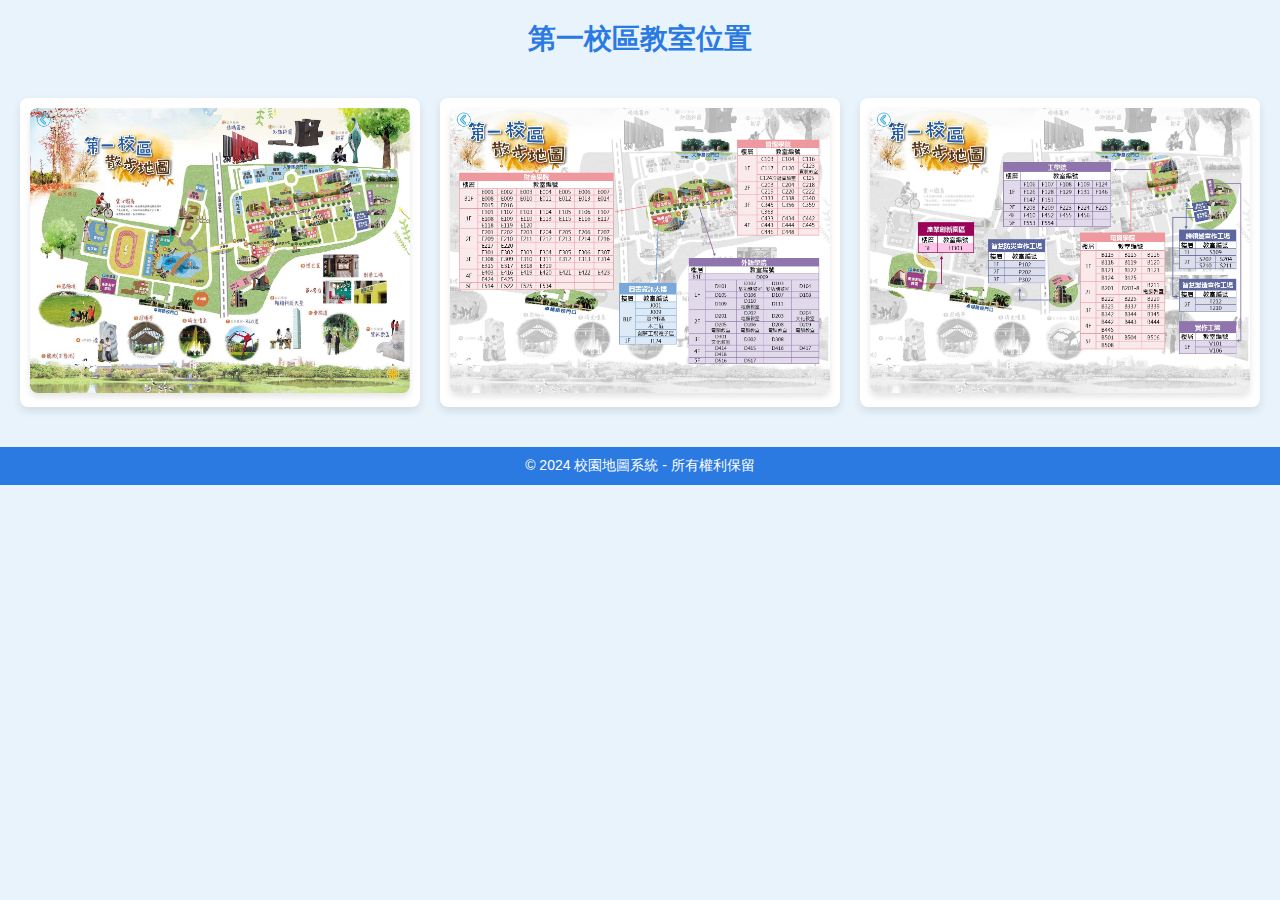
<file: classroom.html>
<!DOCTYPE html>
<html lang="en">
<head>
    <meta charset="UTF-8">
    <meta name="viewport" content="width=device-width, initial-scale=1.0">
    <title>第一校區教室位置</title>
    <style>
        body {
            font-family: Arial, sans-serif;
            margin: 0;
            padding: 0;
            background-color: #e9f3fc; /* 淺藍背景色 */
            color: #333;
        }

        .title {
            text-align: center;
            margin: 20px 0;
            font-size: 28px;
            color: #2a7ae2; /* 深藍標題色 */
        }

        .container {
            display: flex;
            flex-wrap: wrap;
            justify-content: center;
            align-items: flex-start;
            gap: 20px;
            padding: 20px;
        }

        .map-container, .image-container {
            flex: 1;
            min-width: 300px;
            background-color: #ffffff; /* 白色背景 */
            border-radius: 8px;
            padding: 10px;
            box-shadow: 0 4px 8px rgba(0, 0, 0, 0.1);
        }

        .map-container img, .image-container img {
            max-width: 100%;
            height: auto;
            border-radius: 8px;
            box-shadow: 0 4px 6px rgba(0, 0, 0, 0.1);
        }

        footer {
            margin-top: 20px;
            text-align: center;
            font-size: 14px;
            color: #666;
            padding: 10px 0;
            background-color: #2a7ae2; /* 深藍底色 */
            color: #ffffff; /* 白色文字 */
        }
    </style>
</head>
<body>
    <h1 class="title">第一校區教室位置</h1>

    <div class="container">
        <!-- 左手邊圖片 -->
        <div class="map-container">
            <img src="https://c111118220.github.io/html/fs_map.jpg" alt="校區地圖">
        </div>

        <!-- 中間圖片 -->
        <div class="image-container">
            <img src="https://c111118220.github.io/html/fs_2.jpg" alt="第一校區">
        </div>

        <!-- 新增圖片 -->
        <div class="image-container">
            <img src="https://c111118220.github.io/html/fs_3.jpg" alt="其他教室位子">
        </div>
    </div>

    <footer>
        © 2024 校園地圖系統 - 所有權利保留
    </footer>
</body>
</html>
</file>
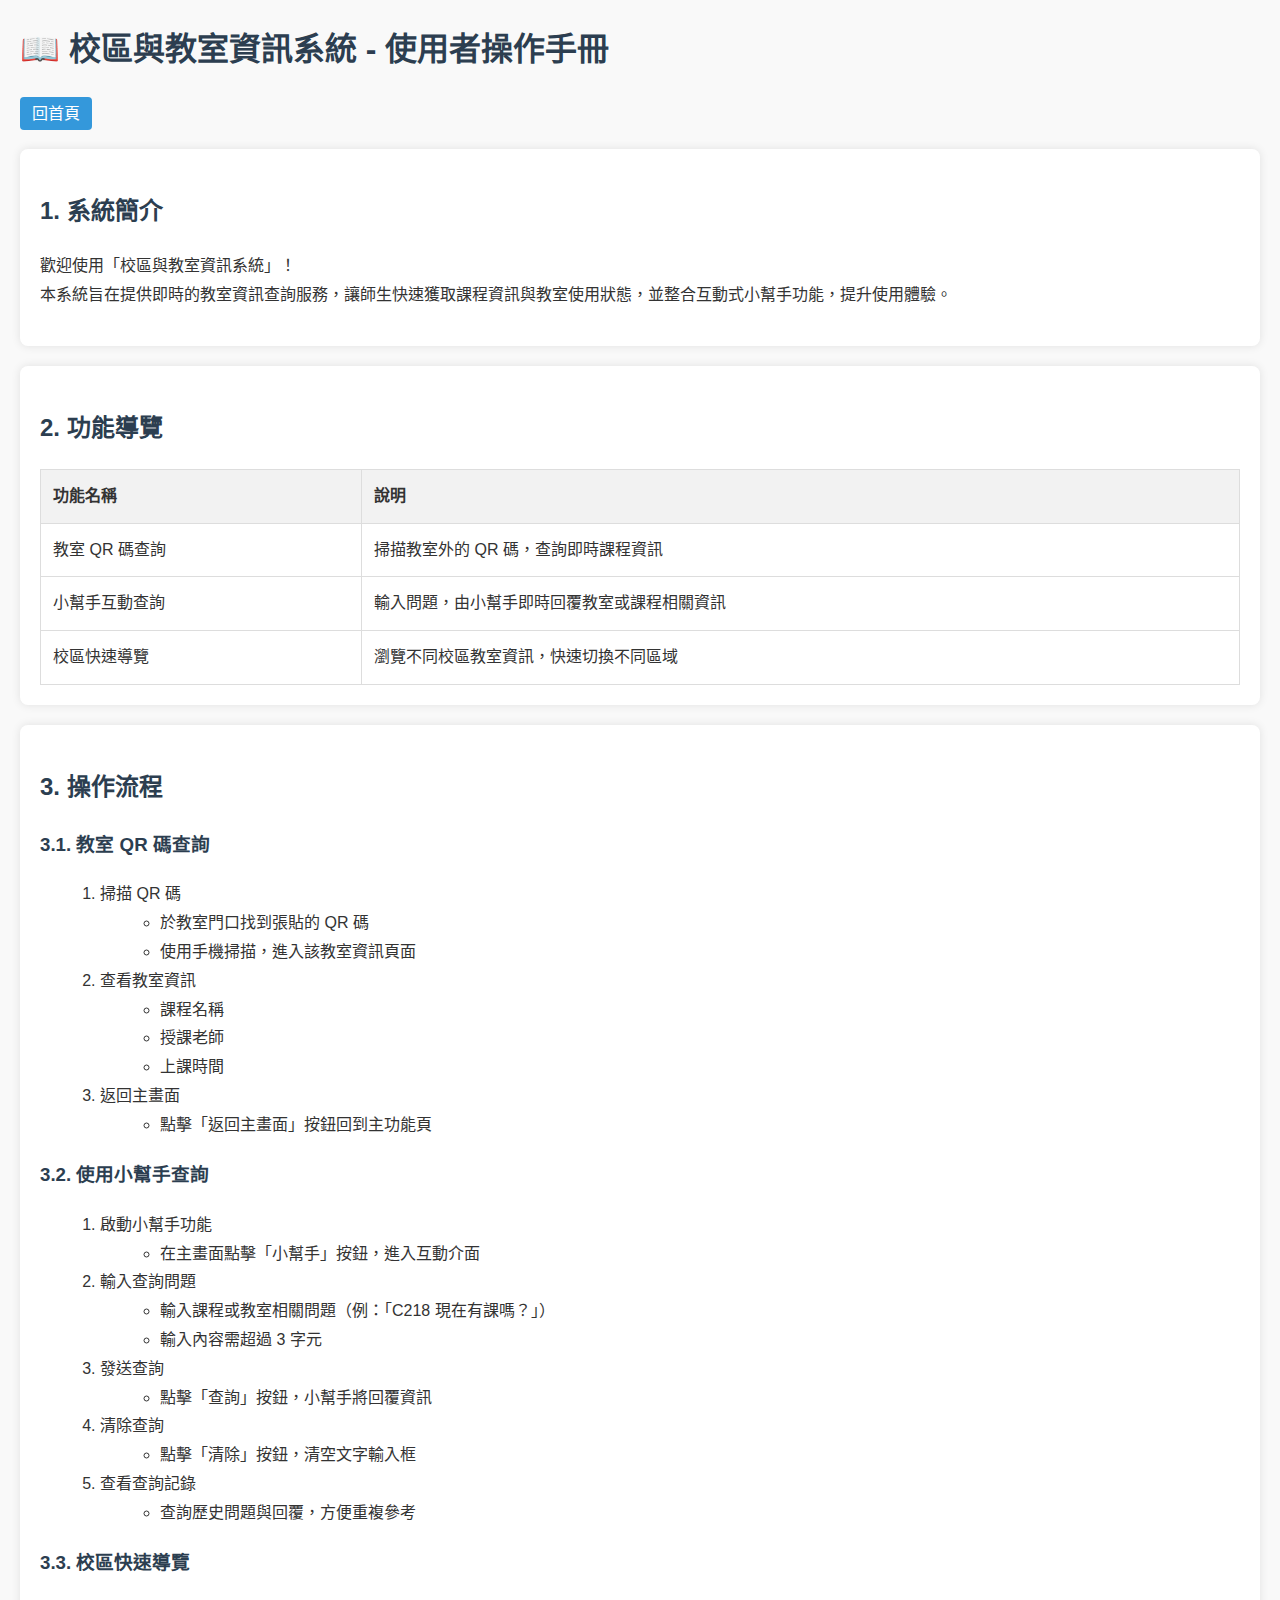
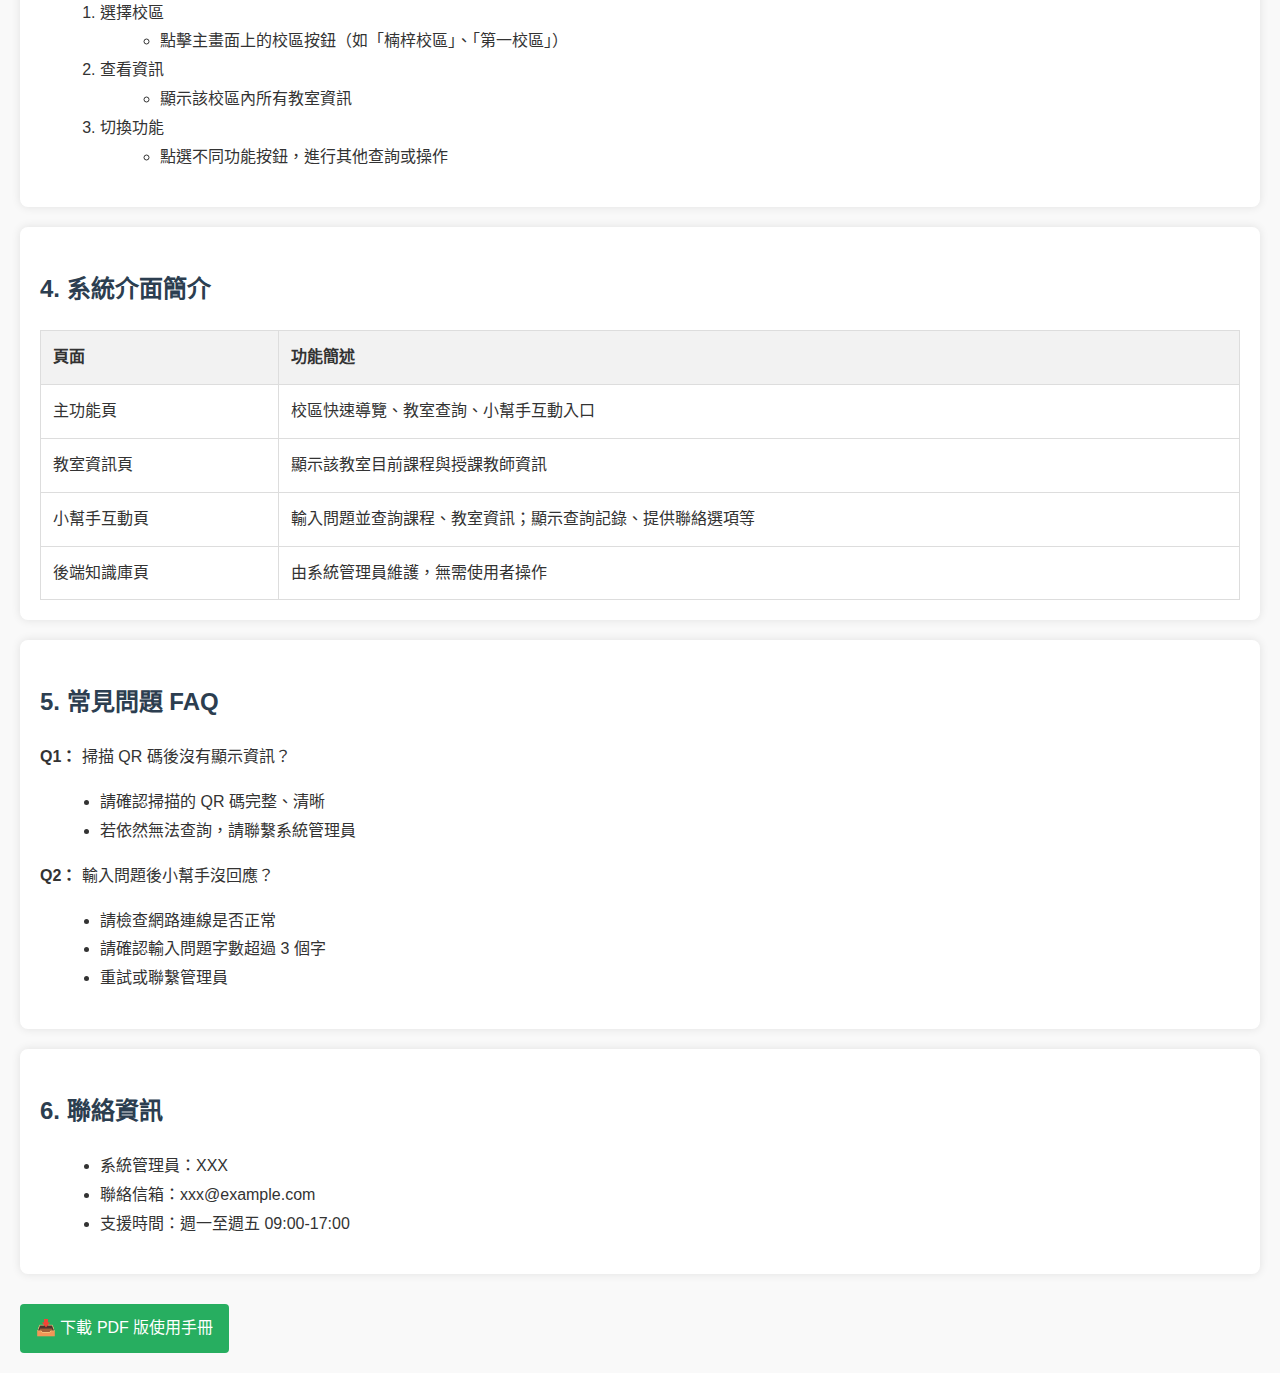
<file: manual.html>
<!DOCTYPE html>
<html lang="zh-TW">
<head>
    <meta charset="UTF-8">
    <meta name="viewport" content="width=device-width, initial-scale=1.0">
    <title>📖 校區與教室資訊系統 - 使用者操作手冊</title>
    <style>
        body {
            font-family: Arial, sans-serif;
            line-height: 1.8;
            margin: 20px;
            background-color: #f9f9f9;
            color: #333;
        }

        h1, h2, h3 {
            color: #2c3e50;
        }

        nav {
            margin-bottom: 20px;
        }

        nav a {
            text-decoration: none;
            background-color: #3498db;
            color: white;
            padding: 8px 12px;
            border-radius: 4px;
        }

        section {
            background: white;
            padding: 20px;
            margin-bottom: 20px;
            border-radius: 8px;
            box-shadow: 0 0 10px rgba(0,0,0,0.1);
        }

        ul, ol {
            margin-left: 20px;
        }

        table {
            width: 100%;
            border-collapse: collapse;
            margin-top: 10px;
        }

        table, th, td {
            border: 1px solid #ddd;
        }

        th, td {
            padding: 12px;
            text-align: left;
        }

        th {
            background-color: #f2f2f2;
        }

        .download-link {
            display: inline-block;
            margin-top: 10px;
            padding: 10px 16px;
            background-color: #27ae60;
            color: white;
            text-decoration: none;
            border-radius: 4px;
        }

        .download-link:hover {
            background-color: #219150;
        }
    </style>
</head>
<body>

    <h1>📖 校區與教室資訊系統 - 使用者操作手冊</h1>

    <nav>
        <a href="index.html">回首頁</a>
    </nav>

    <section>
        <h2>1. 系統簡介</h2>
        <p>歡迎使用「校區與教室資訊系統」！<br>
        本系統旨在提供即時的教室資訊查詢服務，讓師生快速獲取課程資訊與教室使用狀態，並整合互動式小幫手功能，提升使用體驗。</p>
    </section>

    <section>
        <h2>2. 功能導覽</h2>
        <table>
            <tr>
                <th>功能名稱</th>
                <th>說明</th>
            </tr>
            <tr>
                <td>教室 QR 碼查詢</td>
                <td>掃描教室外的 QR 碼，查詢即時課程資訊</td>
            </tr>
            <tr>
                <td>小幫手互動查詢</td>
                <td>輸入問題，由小幫手即時回覆教室或課程相關資訊</td>
            </tr>
            <tr>
                <td>校區快速導覽</td>
                <td>瀏覽不同校區教室資訊，快速切換不同區域</td>
            </tr>
        </table>
    </section>

    <section>
        <h2>3. 操作流程</h2>

        <h3>3.1. 教室 QR 碼查詢</h3>
        <ol>
            <li>掃描 QR 碼
                <ul>
                    <li>於教室門口找到張貼的 QR 碼</li>
                    <li>使用手機掃描，進入該教室資訊頁面</li>
                </ul>
            </li>
            <li>查看教室資訊
                <ul>
                    <li>課程名稱</li>
                    <li>授課老師</li>
                    <li>上課時間</li>
                </ul>
            </li>
            <li>返回主畫面
                <ul>
                    <li>點擊「返回主畫面」按鈕回到主功能頁</li>
                </ul>
            </li>
        </ol>

        <h3>3.2. 使用小幫手查詢</h3>
        <ol>
            <li>啟動小幫手功能
                <ul>
                    <li>在主畫面點擊「小幫手」按鈕，進入互動介面</li>
                </ul>
            </li>
            <li>輸入查詢問題
                <ul>
                    <li>輸入課程或教室相關問題（例：「C218 現在有課嗎？」）</li>
                    <li>輸入內容需超過 3 字元</li>
                </ul>
            </li>
            <li>發送查詢
                <ul>
                    <li>點擊「查詢」按鈕，小幫手將回覆資訊</li>
                </ul>
            </li>
            <li>清除查詢
                <ul>
                    <li>點擊「清除」按鈕，清空文字輸入框</li>
                </ul>
            </li>
            <li>查看查詢記錄
                <ul>
                    <li>查詢歷史問題與回覆，方便重複參考</li>
                </ul>
            </li>
        </ol>

        <h3>3.3. 校區快速導覽</h3>
        <ol>
            <li>選擇校區
                <ul>
                    <li>點擊主畫面上的校區按鈕（如「楠梓校區」、「第一校區」）</li>
                </ul>
            </li>
            <li>查看資訊
                <ul>
                    <li>顯示該校區內所有教室資訊</li>
                </ul>
            </li>
            <li>切換功能
                <ul>
                    <li>點選不同功能按鈕，進行其他查詢或操作</li>
                </ul>
            </li>
        </ol>
    </section>

    <section>
        <h2>4. 系統介面簡介</h2>
        <table>
            <tr>
                <th>頁面</th>
                <th>功能簡述</th>
            </tr>
            <tr>
                <td>主功能頁</td>
                <td>校區快速導覽、教室查詢、小幫手互動入口</td>
            </tr>
            <tr>
                <td>教室資訊頁</td>
                <td>顯示該教室目前課程與授課教師資訊</td>
            </tr>
            <tr>
                <td>小幫手互動頁</td>
                <td>輸入問題並查詢課程、教室資訊；顯示查詢記錄、提供聯絡選項等</td>
            </tr>
            <tr>
                <td>後端知識庫頁</td>
                <td>由系統管理員維護，無需使用者操作</td>
            </tr>
        </table>
    </section>

    <section>
        <h2>5. 常見問題 FAQ</h2>
        <p><strong>Q1：</strong> 掃描 QR 碼後沒有顯示資訊？</p>
        <ul>
            <li>請確認掃描的 QR 碼完整、清晰</li>
            <li>若依然無法查詢，請聯繫系統管理員</li>
        </ul>
        <p><strong>Q2：</strong> 輸入問題後小幫手沒回應？</p>
        <ul>
            <li>請檢查網路連線是否正常</li>
            <li>請確認輸入問題字數超過 3 個字</li>
            <li>重試或聯繫管理員</li>
        </ul>
    </section>

    <section>
        <h2>6. 聯絡資訊</h2>
        <ul>
            <li>系統管理員：XXX</li>
            <li>聯絡信箱：xxx@example.com</li>
            <li>支援時間：週一至週五 09:00-17:00</li>
        </ul>
    </section>

    <a class="download-link" href="manual.pdf" download>📥 下載 PDF 版使用手冊</a>

</body>
</html>
</file>
